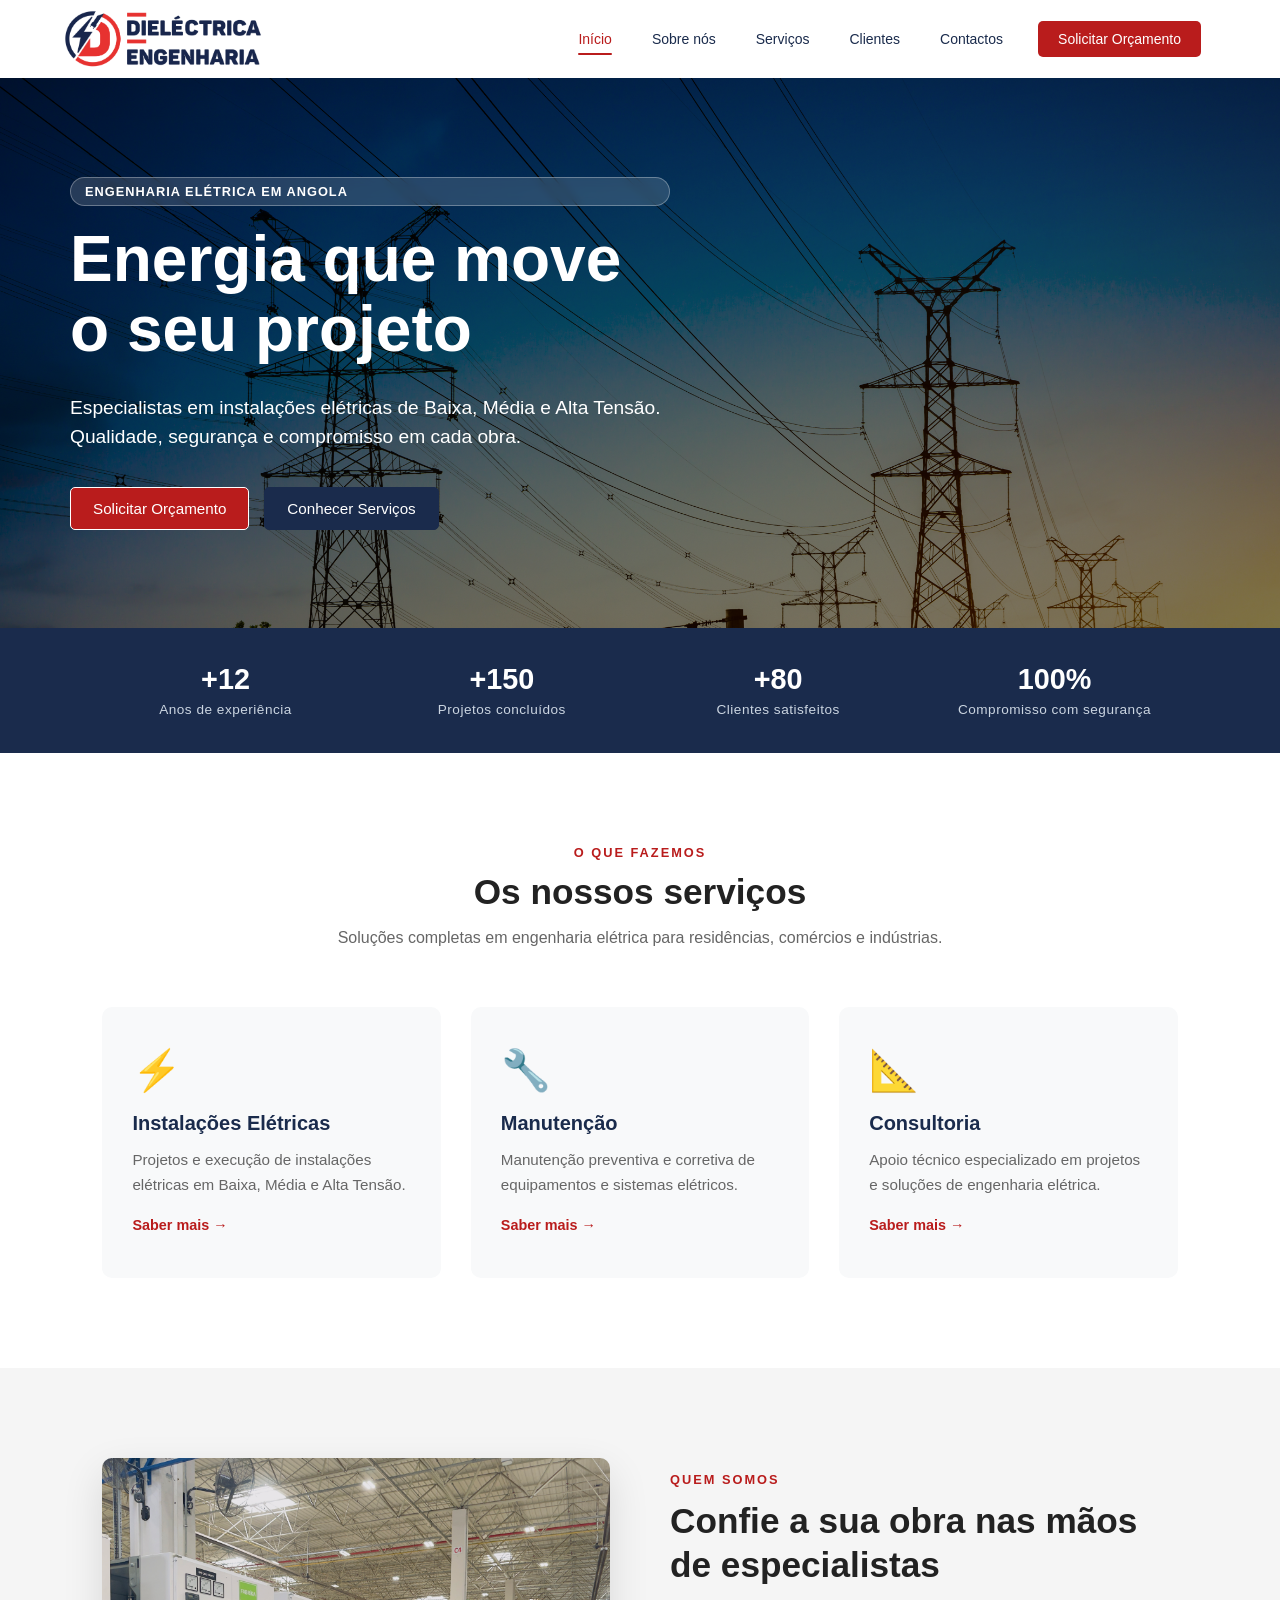
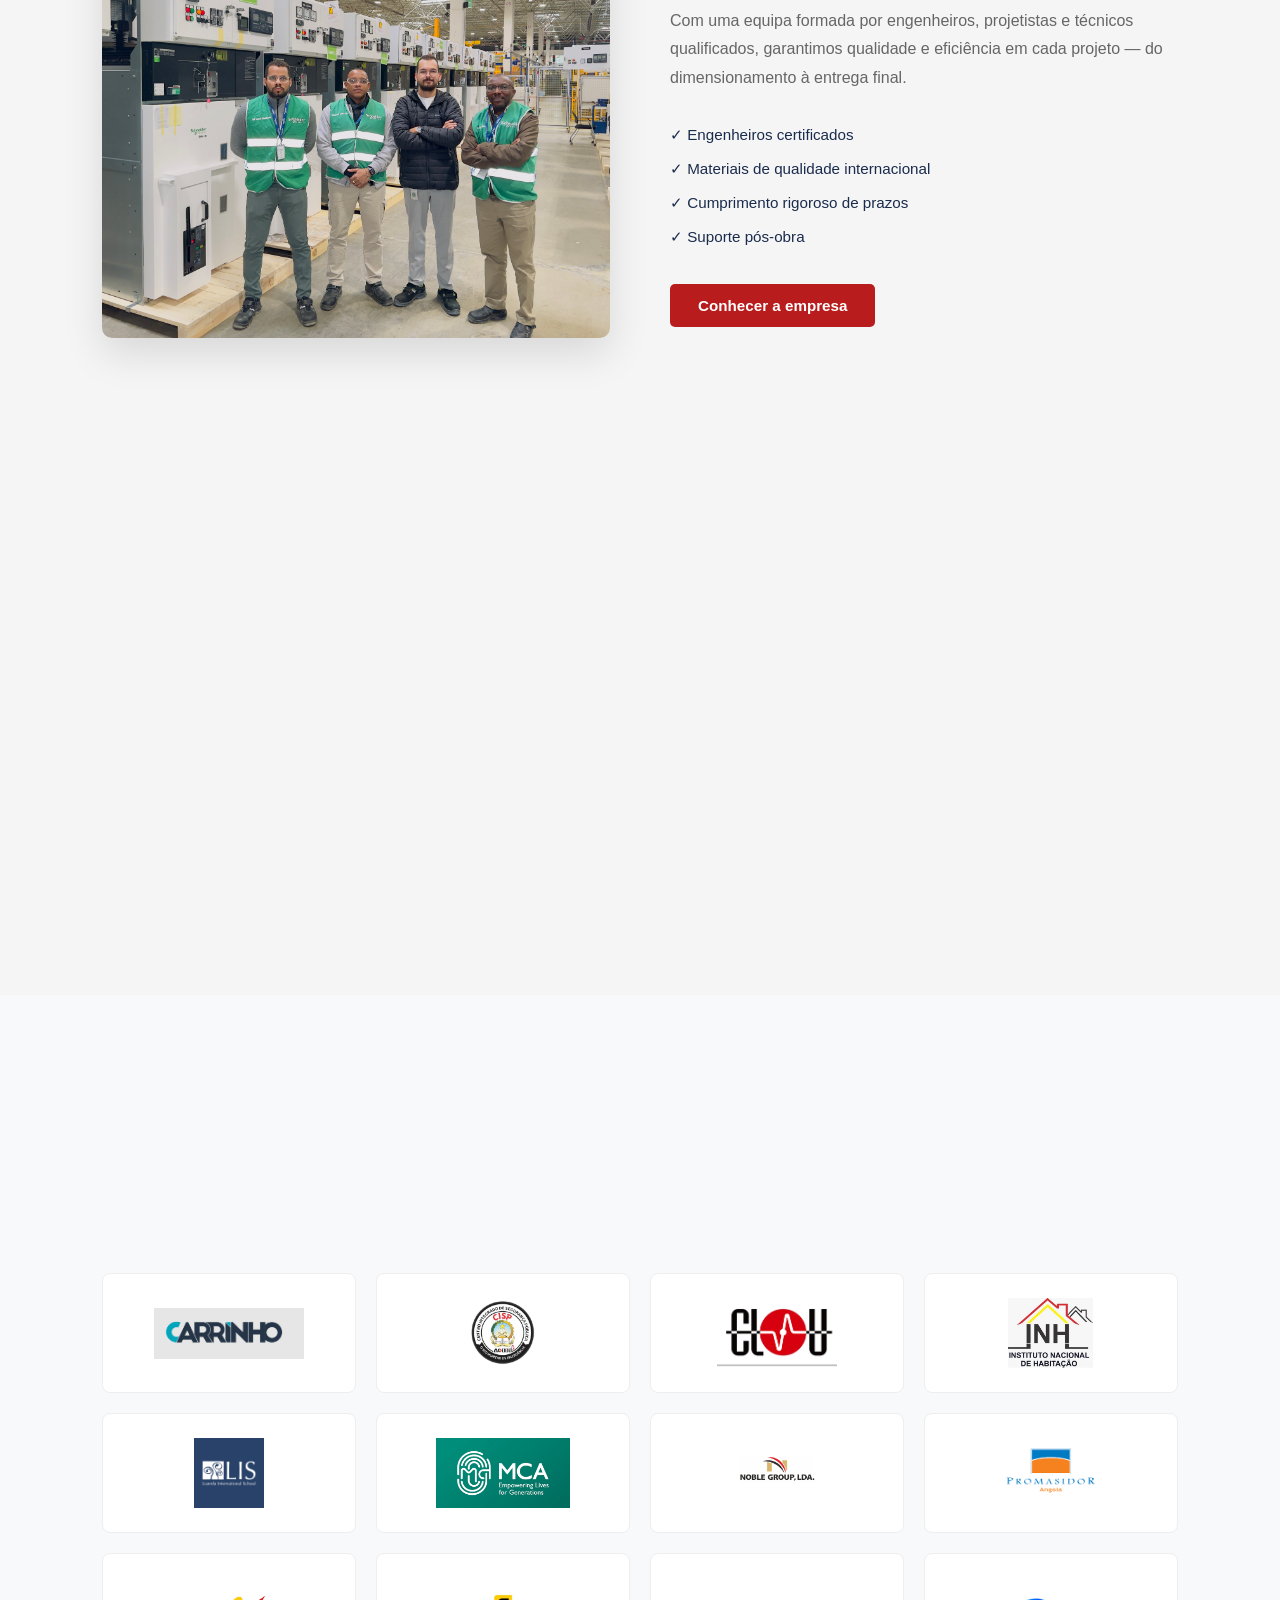
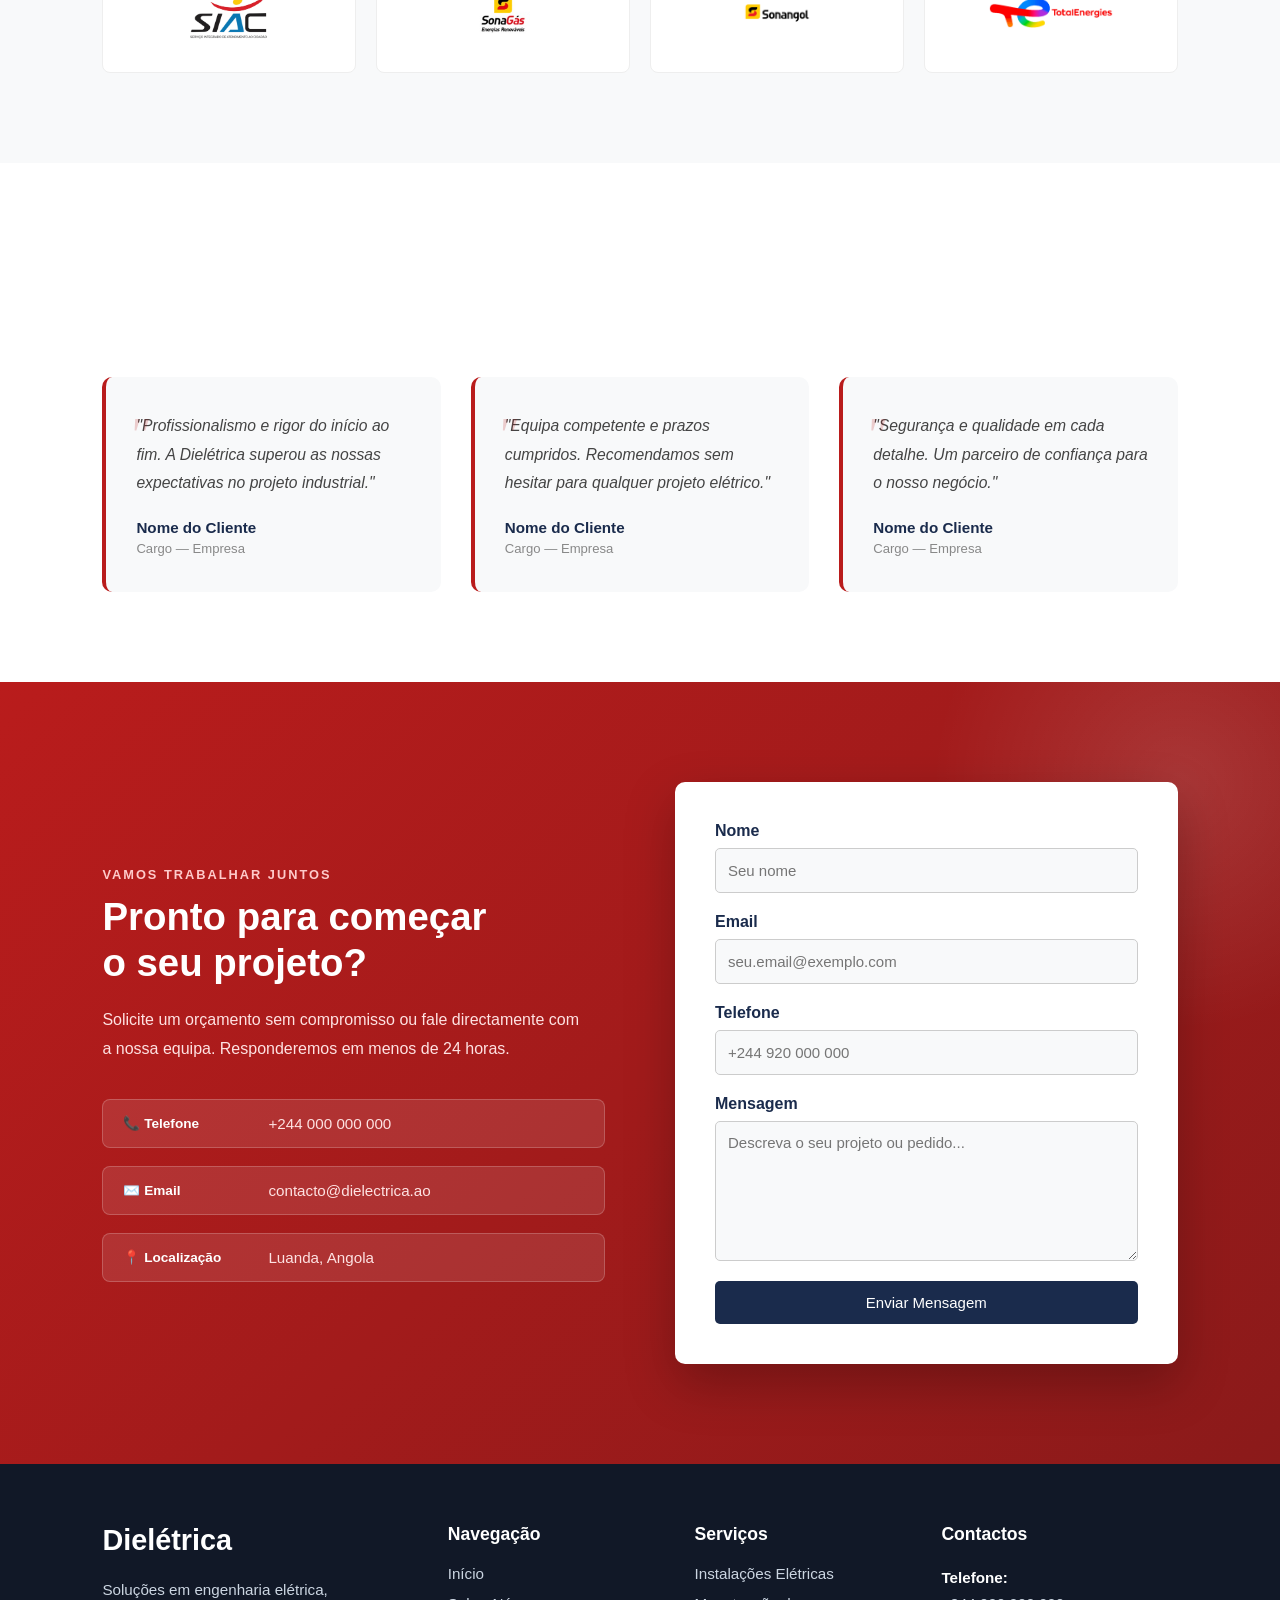
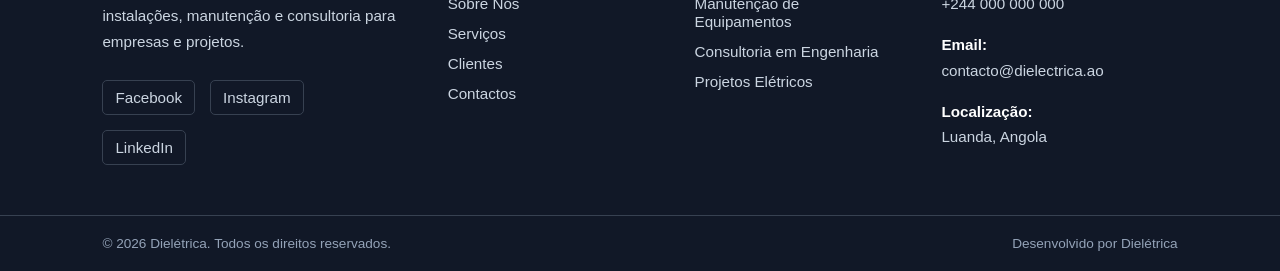
<file: index.html>
<!DOCTYPE html>
<html lang="pt-pt">
<head>
    <meta charset="UTF-8">
    <meta name="viewport" content="width=device-width, initial-scale=1.0">
    <title>Dielétrica Engenharia — Instalações Elétricas em Angola</title>
    <meta name="description" content="Especialistas em instalações elétricas de Baixa, Média e Alta Tensão em Angola. Engenharia, manutenção e consultoria.">
    <link rel="stylesheet" href="css/style.css">
    <link rel="icon" type="image/x-icon" href="assets/icon/favicon.ico">
</head>
<body>

<header>
    <section class="menu">
        <div class="menu-logo">
            <a href="index.html">
                <img src="assets/img/logo-extenso.png" alt="Dielétrica">
            </a>
        </div>

        <input type="checkbox" id="menu-toggle" class="menu-toggle">

        <label for="menu-toggle" class="menu-icon" aria-label="Abrir menu">
            <span></span>
            <span></span>
            <span></span>
        </label>

        <div class="menu-nav">
            <nav>
                <ul>
                    <li><a href="index.html" class="ativo">Início</a></li>
                    <li><a href="sobre.html">Sobre nós</a></li>
                    <li><a href="servicos.html">Serviços</a></li>
                    <li><a href="clientes.html">Clientes</a></li>
                    <li><a href="contactos.html">Contactos</a></li>
                    <li><a href="orcamento.html" class="btn-cta">Solicitar Orçamento</a></li>
                </ul>
            </nav>
        </div>
    </section>
</header>

<main>

    <!-- =========================================
         1. BANNER HERO
         ========================================= -->
    <section class="banner">
        <div class="banner-content">
            <span class="banner-tag">Engenharia Elétrica em Angola</span>

            <div class="banner-text">
                <h1>Energia que move<br>o seu projeto</h1>
                <h2>
                    Especialistas em instalações elétricas de Baixa, Média
                    e Alta Tensão. Qualidade, segurança e compromisso em
                    cada obra.
                </h2>
            </div>

            <div class="btn-cta-banner">
                <a href="orcamento.html" class="banner-cta">Solicitar Orçamento</a>
                <a href="servicos.html" class="banner-cta2">Conhecer Serviços</a>
            </div>
        </div>
    </section>


    <!-- =========================================
         2. BARRA DE CONFIANÇA
         ========================================= -->
    <section class="confianca">
        <div class="confianca-container">
            <div class="confianca-item">
                <strong>+12</strong>
                <span>Anos de experiência</span>
            </div>
            <div class="confianca-item">
                <strong>+150</strong>
                <span>Projetos concluídos</span>
            </div>
            <div class="confianca-item">
                <strong>+80</strong>
                <span>Clientes satisfeitos</span>
            </div>
            <div class="confianca-item">
                <strong>100%</strong>
                <span>Compromisso com segurança</span>
            </div>
        </div>
    </section>


    <!-- =========================================
         3. SERVIÇOS (resumo)
         ========================================= -->
    <section class="servicos-home">
        <div class="servicos-home-container">

            <div class="servicos-home-titulo reveal">
                <span class="section-tag">O que fazemos</span>
                <h2>Os nossos serviços</h2>
                <p>
                    Soluções completas em engenharia elétrica para
                    residências, comércios e indústrias.
                </p>
            </div>

            <div class="servicos-home-grid">

                <div class="servico-home-card reveal reveal-delay-1">
                    <div class="servico-home-icon">⚡</div>
                    <h3>Instalações Elétricas</h3>
                    <p>
                        Projetos e execução de instalações elétricas em
                        Baixa, Média e Alta Tensão.
                    </p>
                    <a href="servicos.html" class="servico-home-link">
                        Saber mais →
                    </a>
                </div>

                <div class="servico-home-card reveal reveal-delay-2">
                    <div class="servico-home-icon">🔧</div>
                    <h3>Manutenção</h3>
                    <p>
                        Manutenção preventiva e corretiva de equipamentos
                        e sistemas elétricos.
                    </p>
                    <a href="servicos.html" class="servico-home-link">
                        Saber mais →
                    </a>
                </div>

                <div class="servico-home-card reveal reveal-delay-3">
                    <div class="servico-home-icon">📐</div>
                    <h3>Consultoria</h3>
                    <p>
                        Apoio técnico especializado em projetos e soluções
                        de engenharia elétrica.
                    </p>
                    <a href="servicos.html" class="servico-home-link">
                        Saber mais →
                    </a>
                </div>

            </div>

        </div>
    </section>


    <!-- =========================================
         4. SOBRE RESUMIDO
         ========================================= -->
    <section class="sobre-home">
        <div class="sobre-home-container">

            <div class="sobre-home-img reveal">
                <img
                    src="assets/img/especialistas.jpg"
                    alt="Equipa Dielétrica em obra"
                >
            </div>

            <div class="sobre-home-txt reveal">
                <span class="section-tag">Quem somos</span>
                <h2>Confie a sua obra nas mãos de especialistas</h2>
                <p>
                    Com uma equipa formada por engenheiros, projetistas e
                    técnicos qualificados, garantimos qualidade e eficiência
                    em cada projeto — do dimensionamento à entrega final.
                </p>

                <ul class="sobre-home-lista">
                    <li>✓ Engenheiros certificados</li>
                    <li>✓ Materiais de qualidade internacional</li>
                    <li>✓ Cumprimento rigoroso de prazos</li>
                    <li>✓ Suporte pós-obra</li>
                </ul>

                <a href="sobre.html" class="sobre-home-btn">
                    Conhecer a empresa
                </a>
            </div>

        </div>
    </section>


    <!-- =========================================
         5. PORQUÊ ESCOLHER
         ========================================= -->
    <section class="porque-escolher">
        <div class="porque-escolher-titulo reveal">
            <span class="section-tag">Por que nos escolher</span>
            <h2>POR QUE ESCOLHER A DIELÉTRICA?</h2>
        </div>

        <div class="porque-escolher-card">

            <div class="card reveal reveal-delay-1">
                <div class="card-img">
                    <img src="assets/img/qualificados.jpg" alt="Profissionais qualificados">
                </div>
                <div class="card-conteudo">
                    <h3>Profissionais Qualificados</h3>
                    <p>Equipa formada por profissionais qualificados e preparados para cada projeto.</p>
                </div>
            </div>

            <div class="card reveal reveal-delay-2">
                <div class="card-img">
                    <img src="assets/img/servicoexcelente.jpg" alt="Qualidade e excelência">
                </div>
                <div class="card-conteudo">
                    <h3>Qualidade e Excelência</h3>
                    <p>Compromisso com elevados padrões de qualidade em cada serviço realizado.</p>
                </div>
            </div>

            <div class="card reveal reveal-delay-3">
                <div class="card-img">
                    <img src="assets/img/compromisso.jpg" alt="Compromisso com o cliente">
                </div>
                <div class="card-conteudo">
                    <h3>Compromisso com o Cliente</h3>
                    <p>Trabalhamos para compreender as necessidades e expectativas de cada cliente.</p>
                </div>
            </div>

            <div class="card reveal reveal-delay-4">
                <div class="card-img">
                    <img src="assets/img/seguranca.jpg" alt="Segurança e confiabilidade">
                </div>
                <div class="card-conteudo">
                    <h3>Segurança e Confiabilidade</h3>
                    <p>A segurança está presente em todas as etapas dos nossos projetos e serviços.</p>
                </div>
            </div>

        </div>
    </section>


    <!-- =========================================
         6. CLIENTES
         ========================================= -->
    <section class="clientes" id="clientes">
        <div class="clientes-container">

            <div class="clientes-titulo reveal">
                <span class="section-tag">Confiança comprovada</span>
                <h2>Nossos Clientes</h2>
                <p>
                    Empresas e organizações que confiam na qualidade,
                    competência e profissionalismo da Dielétrica.
                </p>
            </div>

            <div class="grid-clientes">
                <div class="cliente"><img src="assets/img/clientes/cliente1.png" alt="Cliente 1"></div>
                <div class="cliente"><img src="assets/img/clientes/cliente2.png" alt="Cliente 2"></div>
                <div class="cliente"><img src="assets/img/clientes/cliente3.png" alt="Cliente 3"></div>
                <div class="cliente"><img src="assets/img/clientes/cliente4.png" alt="Cliente 4"></div>
                <div class="cliente"><img src="assets/img/clientes/cliente5.png" alt="Cliente 5"></div>
                <div class="cliente"><img src="assets/img/clientes/cliente6.png" alt="Cliente 6"></div>
                <div class="cliente"><img src="assets/img/clientes/cliente7.png" alt="Cliente 7"></div>
                <div class="cliente"><img src="assets/img/clientes/cliente8.png" alt="Cliente 8"></div>
                <div class="cliente"><img src="assets/img/clientes/cliente9.png" alt="Cliente 9"></div>
                <div class="cliente"><img src="assets/img/clientes/cliente10.png" alt="Cliente 10"></div>
                <div class="cliente"><img src="assets/img/clientes/cliente11.png" alt="Cliente 11"></div>
                <div class="cliente"><img src="assets/img/clientes/cliente12.png" alt="Cliente 12"></div>
            </div>

        </div>
    </section>


    <!-- =========================================
         7. TESTEMUNHOS
         ========================================= -->
    <section class="testemunhos">
        <div class="testemunhos-container">

            <div class="testemunhos-titulo reveal">
                <span class="section-tag">O que dizem de nós</span>
                <h2>Testemunhos</h2>
            </div>

            <div class="testemunhos-grid">

                <div class="testemunho reveal reveal-delay-1">
                    <p class="testemunho-texto">
                        "Profissionalismo e rigor do início ao fim. A
                        Dielétrica superou as nossas expectativas no projeto
                        industrial."
                    </p>
                    <div class="testemunho-autor">
                        <strong>Nome do Cliente</strong>
                        <span>Cargo — Empresa</span>
                    </div>
                </div>

                <div class="testemunho reveal reveal-delay-2">
                    <p class="testemunho-texto">
                        "Equipa competente e prazos cumpridos. Recomendamos
                        sem hesitar para qualquer projeto elétrico."
                    </p>
                    <div class="testemunho-autor">
                        <strong>Nome do Cliente</strong>
                        <span>Cargo — Empresa</span>
                    </div>
                </div>

                <div class="testemunho reveal reveal-delay-3">
                    <p class="testemunho-texto">
                        "Segurança e qualidade em cada detalhe. Um parceiro
                        de confiança para o nosso negócio."
                    </p>
                    <div class="testemunho-autor">
                        <strong>Nome do Cliente</strong>
                        <span>Cargo — Empresa</span>
                    </div>
                </div>

            </div>

        </div>
    </section>


       <!-- =========================================
         8. CONTACTO + CTA (secção única)
         ========================================= -->
    <section class="contacto-cta" id="contactos">

        <div class="contacto-cta-container">

            <!-- Lado esquerdo: CTA -->
            <div class="contacto-cta-info reveal">

                <span class="section-tag claro">Vamos trabalhar juntos</span>

                <h2>Pronto para começar<br>o seu projeto?</h2>

                <p>
                    Solicite um orçamento sem compromisso ou fale
                    directamente com a nossa equipa. Responderemos
                    em menos de 24 horas.
                </p>

                <ul class="contacto-cta-lista">
                    <li>
                        <strong>📞 Telefone</strong>
                        <span>+244 000 000 000</span>
                    </li>
                    <li>
                        <strong>✉️ Email</strong>
                        <span>contacto@dielectrica.ao</span>
                    </li>
                    <li>
                        <strong>📍 Localização</strong>
                        <span>Luanda, Angola</span>
                    </li>
                </ul>

            </div>


            <!-- Lado direito: Formulário -->
            <div class="contacto-cta-form reveal reveal-delay-2">

                <form action="#" method="post">

                    <div class="form-grupo">
                        <label for="nome">Nome</label>
                        <input
                            type="text"
                            id="nome"
                            name="nome"
                            placeholder="Seu nome"
                            required
                        >
                    </div>

                    <div class="form-grupo">
                        <label for="email">Email</label>
                        <input
                            type="email"
                            id="email"
                            name="email"
                            placeholder="seu.email@exemplo.com"
                            required
                        >
                    </div>

                    <div class="form-grupo">
                        <label for="telefone">Telefone</label>
                        <input
                            type="tel"
                            id="telefone"
                            name="telefone"
                            placeholder="+244 920 000 000"
                        >
                    </div>

                    <div class="form-grupo">
                        <label for="mensagem">Mensagem</label>
                        <textarea
                            id="mensagem"
                            name="mensagem"
                            rows="5"
                            placeholder="Descreva o seu projeto ou pedido..."
                            required
                        ></textarea>
                    </div>

                    <button type="submit" class="form-btn">
                        Enviar Mensagem
                    </button>

                </form>

            </div>

        </div>

    </section>


   

</main>


<!-- Rodapé -->
<footer class="rodape">
    <div class="rodape-container">

        <div class="rodape-coluna rodape-sobre">
            <h2>Dielétrica</h2>
            <p>
                Soluções em engenharia elétrica, instalações,
                manutenção e consultoria para empresas e projetos.
            </p>
            <div class="rodape-social">
                <a href="#" aria-label="Facebook">Facebook</a>
                <a href="#" aria-label="Instagram">Instagram</a>
                <a href="#" aria-label="LinkedIn">LinkedIn</a>
            </div>
        </div>

        <div class="rodape-coluna">
            <h3>Navegação</h3>
            <ul>
                <li><a href="index.html">Início</a></li>
                <li><a href="sobre.html">Sobre Nós</a></li>
                <li><a href="servicos.html">Serviços</a></li>
                <li><a href="clientes.html">Clientes</a></li>
                <li><a href="contactos.html">Contactos</a></li>
            </ul>
        </div>

        <div class="rodape-coluna">
            <h3>Serviços</h3>
            <ul>
                <li><a href="servicos.html">Instalações Elétricas</a></li>
                <li><a href="servicos.html">Manutenção de Equipamentos</a></li>
                <li><a href="servicos.html">Consultoria em Engenharia</a></li>
                <li><a href="servicos.html">Projetos Elétricos</a></li>
            </ul>
        </div>

        <div class="rodape-coluna rodape-contactos">
            <h3>Contactos</h3>
            <p><strong>Telefone:</strong><br>+244 000 000 000</p>
            <p><strong>Email:</strong><br>contacto@dielectrica.ao</p>
            <p><strong>Localização:</strong><br>Luanda, Angola</p>
        </div>

    </div>

    <div class="rodape-bottom">
        <p>© 2026 Dielétrica. Todos os direitos reservados.</p>
        <p>Desenvolvido por Dielétrica</p>
    </div>
</footer>


<button class="btn-topo" aria-label="Voltar ao topo">↑</button>


<script>
/* Reveal */
const observer = new IntersectionObserver((entries) => {
    entries.forEach(entry => {
        if (entry.isIntersecting) {
            entry.target.classList.add('ativo');
            observer.unobserve(entry.target);
        }
    });
}, { threshold: 0.15 });
document.querySelectorAll('.reveal').forEach(el => observer.observe(el));

/* Botão topo */
const btnTopo = document.querySelector('.btn-topo');
window.addEventListener('scroll', () => {
    btnTopo.classList.toggle('visivel', window.scrollY > 300);
});
btnTopo.addEventListener('click', () => {
    window.scrollTo({ top: 0, behavior: 'smooth' });
});

/* Header sticky */
const header = document.querySelector('header');
window.addEventListener('scroll', () => {
    header.classList.toggle('scrolled', window.scrollY > 50);
});
</script>

</body>
</html>
</file>
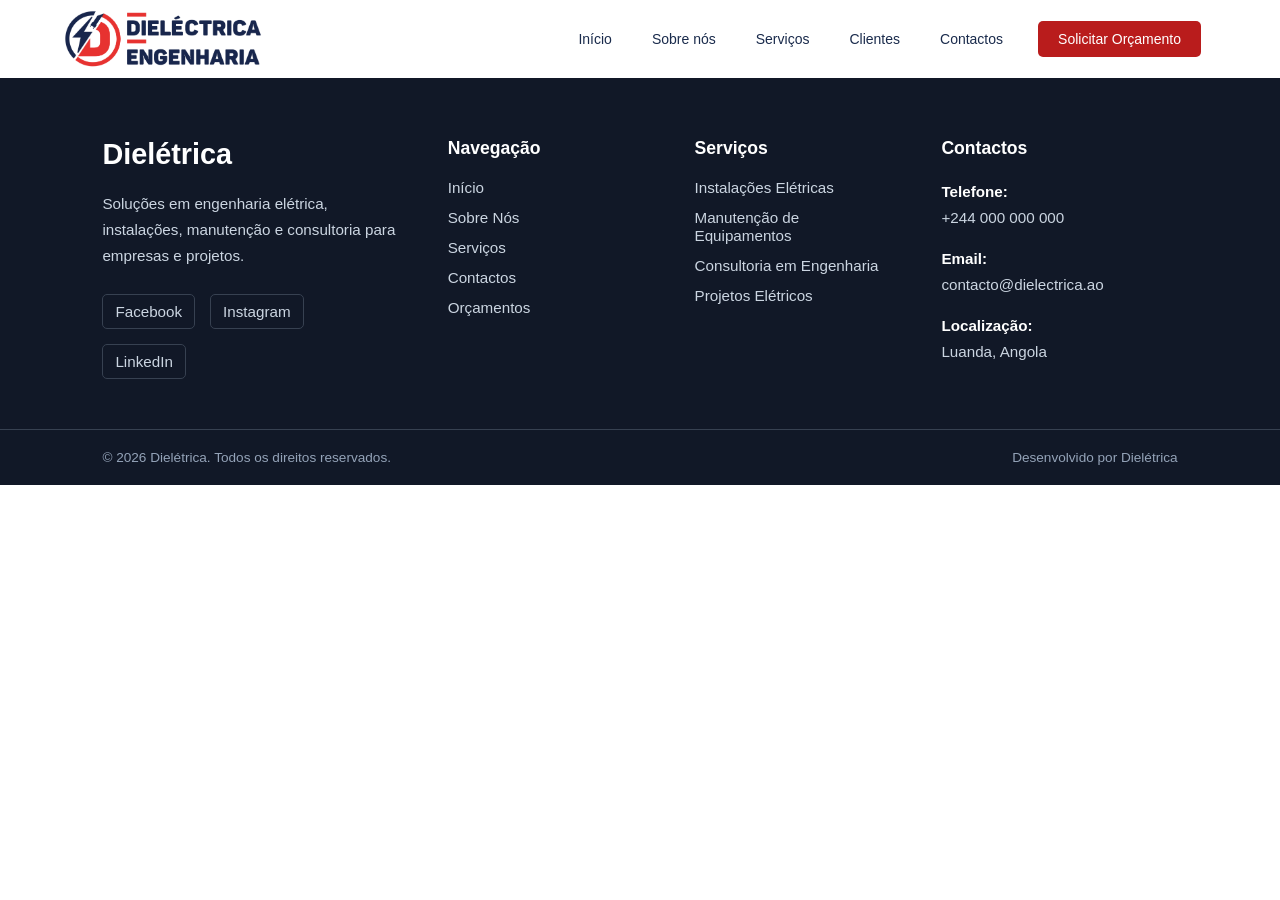
<file: clientes.html>
<!DOCTYPE html>
<html lang="pt-pt">
<head>
    <meta charset="UTF-8">
    <meta name="viewport" content="width=device-width, initial-scale=1.0">
    <title>Dieletrica - serviços</title>
    <link rel="stylesheet" href="css/style.css">
    <link rel="icon" type="image/x-icon" href="assets/icon/favicon.ico"> 
</head>
<body>
   <header>

    <section class="menu">

        <!-- Logo -->
        <div class="menu-logo">
            <a href="index.html">
                <img
                    src="assets/img/logo-extenso.png"
                    alt="Dielétrica"
                >
            </a>
        </div>


        <!-- Checkbox usado para abrir/fechar o menu mobile -->
        <input
            type="checkbox"
            id="menu-toggle"
            class="menu-toggle"
        >


        <!-- Botão hambúrguer -->
        <label
            for="menu-toggle"
            class="menu-icon"
            aria-label="Abrir menu"
        >
            <span></span>
            <span></span>
            <span></span>
        </label>


        <!-- Menu de navegação -->
        <div class="menu-nav">

            <nav>

                <ul>

                    <li>
                        <a href="index.html">
                            Início
                        </a>
                    </li>

                    <li>
                        <a href="sobre.html">
                            Sobre nós
                        </a>
                    </li>

                    <li>
                        <a href="servicos.html">
                            Serviços
                        </a>
                    </li>

                    <li>
                        <a href="#">
                            Clientes
                        </a>
                    </li>

                    <li>
                        <a href="#">
                            Contactos
                        </a>
                    </li>

                    <li>
                        <a href="#" class="btn-cta">
                            Solicitar Orçamento
                        </a>
                    </li>

                </ul>

            </nav>

        </div>

    </section>


<main>

</main>

<!-- Rodapé -->
<footer class="rodape">

    <div class="rodape-container">

        <!-- IDENTIDADE -->
        <div class="rodape-coluna rodape-sobre">

            <h2>Dielétrica</h2>

            <p>
                Soluções em engenharia elétrica, instalações,
                manutenção e consultoria para empresas e projetos.
            </p>

            <div class="rodape-social">

                <a href="#" aria-label="Facebook">
                    Facebook
                </a>

                <a href="#" aria-label="Instagram">
                    Instagram
                </a>

                <a href="#" aria-label="LinkedIn">
                    LinkedIn
                </a>

            </div>

        </div>


        <!-- NAVEGAÇÃO -->
        <div class="rodape-coluna">

            <h3>Navegação</h3>

            <ul>
                <li>
                    <a href="#inicio">Início</a>
                </li>

                <li>
                    <a href="#sobre">Sobre Nós</a>
                </li>

                <li>
                    <a href="#servicos">Serviços</a>
                </li>

                <li>
                    <a href="#clientes">Contactos</a>
                </li>

                <li>
                    <a href="#contactos">Orçamentos</a>
                </li>
            </ul>

        </div>


        <!-- SERVIÇOS -->
        <div class="rodape-coluna">

            <h3>Serviços</h3>

            <ul>
                <li>
                    <a href="#">Instalações Elétricas</a>
                </li>

                <li>
                    <a href="#">Manutenção de Equipamentos</a>
                </li>

                <li>
                    <a href="#">Consultoria em Engenharia</a>
                </li>

                <li>
                    <a href="#">Projetos Elétricos</a>
                </li>
            </ul>

        </div>


        <!-- CONTACTOS -->
        <div class="rodape-coluna rodape-contactos">

            <h3>Contactos</h3>

            <p>
                <strong>Telefone:</strong><br>
                +244 000 000 000
            </p>

            <p>
                <strong>Email:</strong><br>
                contacto@dielectrica.ao
            </p>

            <p>
                <strong>Localização:</strong><br>
                Luanda, Angola
            </p>

        </div>

    </div>


    <!-- COPYRIGHT -->

    <div class="rodape-bottom">

        <p>
            © 2026 Dielétrica. Todos os direitos reservados.
        </p>

        <p>
            Desenvolvido por Dielétrica
        </p>

    </div>

</footer>


</body>
</html>
</header>
</file>
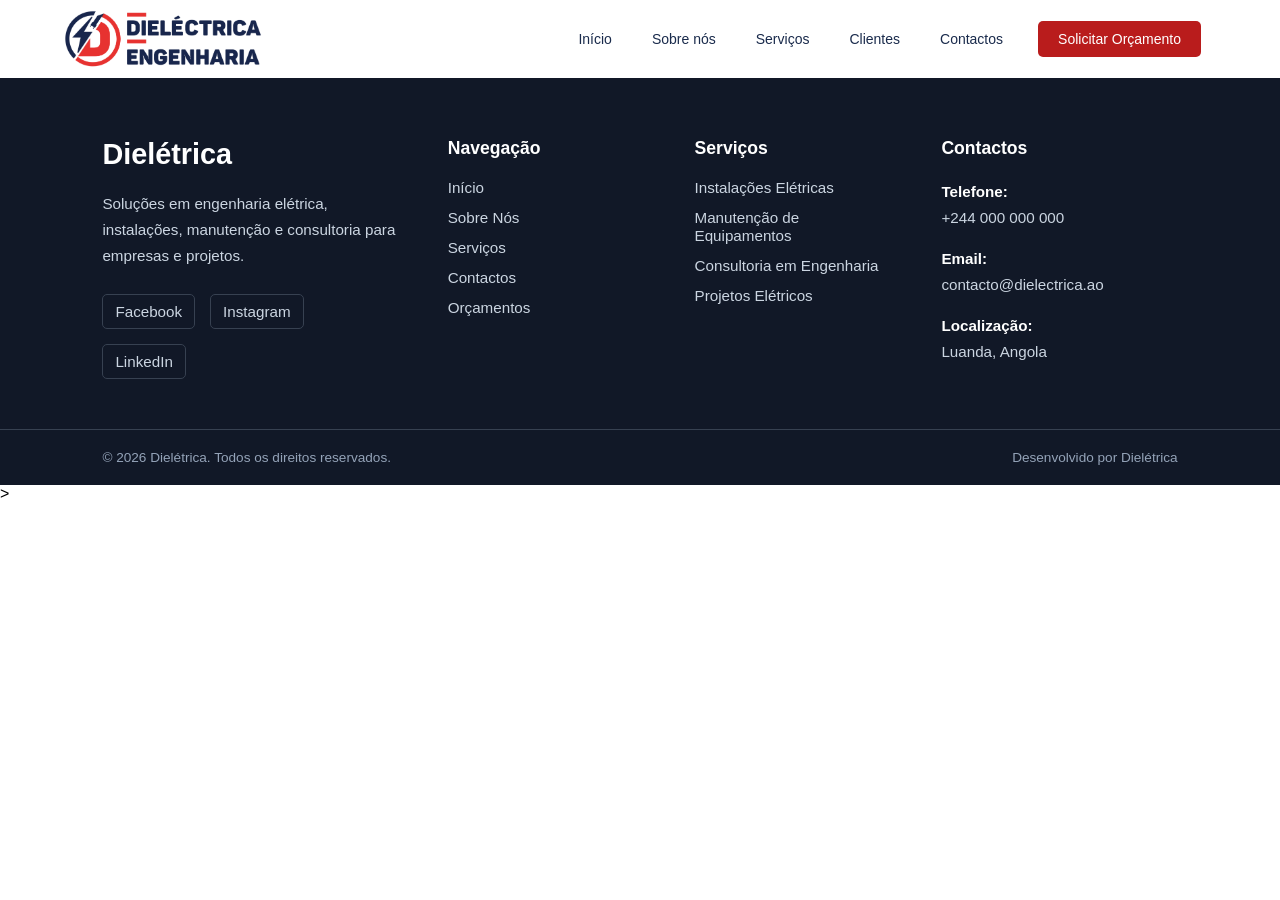
<file: servicos.html>
<!DOCTYPE html>
<html lang="pt-pt">
<head>
    <meta charset="UTF-8">
    <meta name="viewport" content="width=device-width, initial-scale=1.0">
    <title>Dieletrica - serviços</title>
    <link rel="stylesheet" href="css/style.css">
    <link rel="icon" type="image/x-icon" href="assets/icon/favicon.ico"> 
</head>
<body>
   <header>

    <section class="menu">

        <!-- Logo -->
        <div class="menu-logo">
            <a href="index.html">
                <img
                    src="assets/img/logo-extenso.png"
                    alt="Dielétrica"
                >
            </a>
        </div>


        <!-- Checkbox usado para abrir/fechar o menu mobile -->
        <input
            type="checkbox"
            id="menu-toggle"
            class="menu-toggle"
        >


        <!-- Botão hambúrguer -->
        <label
            for="menu-toggle"
            class="menu-icon"
            aria-label="Abrir menu"
        >
            <span></span>
            <span></span>
            <span></span>
        </label>


        <!-- Menu de navegação -->
        <div class="menu-nav">

            <nav>

                <ul>

                    <li>
                        <a href="index.html">
                            Início
                        </a>
                    </li>

                    <li>
                        <a href="#">
                            Sobre nós
                        </a>
                    </li>

                    <li>
                        <a href="servicos.html">
                            Serviços
                        </a>
                    </li>

                    <li>
                        <a href="#">
                            Clientes
                        </a>
                    </li>

                    <li>
                        <a href="#">
                            Contactos
                        </a>
                    </li>

                    <li>
                        <a href="#" class="btn-cta">
                            Solicitar Orçamento
                        </a>
                    </li>

                </ul>

            </nav>

        </div>

    </section>


<main>

</main>

<!-- Rodapé -->
<footer class="rodape">

    <div class="rodape-container">

        <!-- IDENTIDADE -->
        <div class="rodape-coluna rodape-sobre">

            <h2>Dielétrica</h2>

            <p>
                Soluções em engenharia elétrica, instalações,
                manutenção e consultoria para empresas e projetos.
            </p>

            <div class="rodape-social">

                <a href="#" aria-label="Facebook">
                    Facebook
                </a>

                <a href="#" aria-label="Instagram">
                    Instagram
                </a>

                <a href="#" aria-label="LinkedIn">
                    LinkedIn
                </a>

            </div>

        </div>


        <!-- NAVEGAÇÃO -->
        <div class="rodape-coluna">

            <h3>Navegação</h3>

            <ul>
                <li>
                    <a href="#inicio">Início</a>
                </li>

                <li>
                    <a href="#sobre">Sobre Nós</a>
                </li>

                <li>
                    <a href="#servicos">Serviços</a>
                </li>

                <li>
                    <a href="#clientes">Contactos</a>
                </li>

                <li>
                    <a href="#contactos">Orçamentos</a>
                </li>
            </ul>

        </div>


        <!-- SERVIÇOS -->
        <div class="rodape-coluna">

            <h3>Serviços</h3>

            <ul>
                <li>
                    <a href="#">Instalações Elétricas</a>
                </li>

                <li>
                    <a href="#">Manutenção de Equipamentos</a>
                </li>

                <li>
                    <a href="#">Consultoria em Engenharia</a>
                </li>

                <li>
                    <a href="#">Projetos Elétricos</a>
                </li>
            </ul>

        </div>


        <!-- CONTACTOS -->
        <div class="rodape-coluna rodape-contactos">

            <h3>Contactos</h3>

            <p>
                <strong>Telefone:</strong><br>
                +244 000 000 000
            </p>

            <p>
                <strong>Email:</strong><br>
                contacto@dielectrica.ao
            </p>

            <p>
                <strong>Localização:</strong><br>
                Luanda, Angola
            </p>

        </div>

    </div>


    <!-- COPYRIGHT -->

    <div class="rodape-bottom">

        <p>
            © 2026 Dielétrica. Todos os direitos reservados.
        </p>

        <p>
            Desenvolvido por Dielétrica
        </p>

    </div>

</footer>


</body>
</html>
</header>>
</file>
<file: css/style.css>
* {
    padding: 0;
    margin: 0;
    box-sizing: border-box;

    text-decoration: none;

    font-family: Arial, Helvetica, sans-serif;
}


/* =========================================
   HEADER
   ========================================= */

header {
    width: 100%;

    background-color: #fff;

    position: relative;

    z-index: 1000;
}


/* =========================================
   MENU
   ========================================= */

.menu {

    width: 100%;

    min-height: 70px;

    padding: 10px 5%;

    background-color: #fff;

    display: flex;

    align-items: center;

    justify-content: space-between;

    position: relative;
}


/* =========================================
   LOGO
   ========================================= */

.menu-logo {

    width: 200px;

    flex-shrink: 0;
}


.menu-logo a {

    display: block;
}


.menu-logo a img {

    width: 100%;

    height: auto;

    display: block;
}


/* =========================================
   NAVEGAÇÃO
   ========================================= */

.menu-nav nav ul {

    display: flex;

    align-items: center;

    list-style: none;

    gap: 10px;

    padding: 10px;

}


.menu-nav nav ul li {

    display: flex;

    align-items: center;

}


.menu-nav nav ul a {

    color: #1A2B4C;

    font-weight: 500;

    font-size: 14px;

    padding: 10px;

    margin: 0 5px;

    transition: color 0.3s ease;

}


.menu-nav nav ul a:hover {

    color: #B91C1C;

}


/* =========================================
   BOTÃO CTA
   ========================================= */

.menu-nav nav ul a.btn-cta {

    color: #fff;

    background-color: #B91C1C;

    padding: 10px 20px;

    border-radius: 5px;

    margin-left: 10px;

    transition:
        background-color 0.3s ease,
        transform 0.3s ease;

}


.menu-nav nav ul a.btn-cta:hover {

    color: #fff;

    background-color: #8B1A1A;

    transform: translateY(-2px);

}


/* =========================================
   BOTÃO HAMBÚRGUER
   ========================================= */

/* Esconde o checkbox */

.menu-toggle {

    display: none;

}


/* Ícone */

.menu-icon {

    display: none;

    width: 35px;

    height: 30px;

    cursor: pointer;

    flex-direction: column;

    justify-content: space-between;

}


.menu-icon span {

    display: block;

    width: 100%;

    height: 3px;

    background-color: #1A2B4C;

    border-radius: 3px;

    transition:
        transform 0.3s ease,
        opacity 0.3s ease;

}


/* =========================================
   TABLET
   ========================================= */

@media (max-width: 900px) {

    .menu {

        padding: 10px 4%;

    }

    .menu-logo {

        width: 180px;

    }

    .menu-nav nav ul a {

        font-size: 13px;

        padding: 8px;

        margin: 0 2px;

    }

    .menu-nav nav ul a.btn-cta {

        padding: 9px 14px;

        margin-left: 5px;

    }

}


/* =========================================
   MOBILE
   ========================================= */

@media (max-width: 700px) {

    .menu {

        min-height: 65px;

        padding: 10px 20px;

    }


    /* Logo */

    .menu-logo {

        width: 160px;

    }


    /* Mostra o botão */

    .menu-icon {

        display: flex;

    }


    /* Menu */

    .menu-nav {

        position: absolute;

        top: 100%;

        left: 0;

        width: 100%;

        background-color: #fff;

        border-top: 1px solid #eee;

        box-shadow:
            0 5px 15px rgba(0, 0, 0, 0.08);

        /* Escondido inicialmente */

        max-height: 0;

        overflow: hidden;

        opacity: 0;

        transition:
            max-height 0.4s ease,
            opacity 0.3s ease;

    }


    /* Lista */

    .menu-nav nav ul {

        width: 100%;

        padding: 15px 20px 20px;

        display: flex;

        flex-direction: column;

        align-items: stretch;

        gap: 5px;

    }


    .menu-nav nav ul li {

        width: 100%;

    }


    .menu-nav nav ul a {

        display: block;

        width: 100%;

        padding: 12px 10px;

        margin: 0;

        font-size: 15px;

        text-align: left;

    }


    /* CTA */

    .menu-nav nav ul a.btn-cta {

        margin: 5px 0 0;

        text-align: center;

        padding: 12px 20px;

    }


    /* =====================================
       ABRIR MENU
       ===================================== */

    .menu-toggle:checked ~ .menu-nav {

        max-height: 500px;

        opacity: 1;

    }


    /* =====================================
       ANIMAÇÃO DO HAMBÚRGUER
       ===================================== */

    .menu-toggle:checked ~ .menu-icon span:nth-child(1) {

        transform: translateY(13.5px) rotate(45deg);

    }


    .menu-toggle:checked ~ .menu-icon span:nth-child(2) {

        opacity: 0;

    }


    .menu-toggle:checked ~ .menu-icon span:nth-child(3) {

        transform: translateY(-13.5px) rotate(-45deg);

    }

}

/* Estilos para o botão de chamada para ação */
.menu .menu-nav nav ul li a.btn-cta {
    color: #fff;
    transition: 0.3s;
}
.btn-cta {
    background-color: #B91C1C; /* Cor de fundo */
    color: #fffd; /* Cor do texto */
    padding: 10px 20px; /* Espaçamento interno */
    border-radius: 5px; /* Bordas arredondadas */
    transition: background-color 0.3s ease; /* Transição suave para a cor de fundo */
}
.btn-cta:hover {
    background-color: #8B1A1A; /* Cor de fundo ao passar o mouse */
}

/* Estilos para o banner */
/* =========================================
   BANNER
   ========================================= */

.banner {
    position: relative;

    width: 100%;

    height: 550px;

    background-image: url('../assets/img/banner.jpg');

    background-size: cover;

    background-position: center;

    background-attachment: fixed;

    display: flex;

    align-items: center;

    color: #fff;

    overflow: hidden;
}


/* =========================================
   OVERLAY
   ========================================= */

.banner::before {
    content: "";

    position: absolute;

    inset: 0;

    background-color: rgba(0, 0, 0, 0.5);
}


/* =========================================
   CONTEÚDO
   ========================================= */

.banner-content {
    position: relative;

    z-index: 1;

    width: 50%;

    max-width: 700px;

    min-height: 100%;

    padding: 20px;

    margin-left: 50px;

    display: flex;

    flex-direction: column;

    justify-content: center;
}


/* =========================================
   TEXTO
   ========================================= */

.banner-text h1 {
    font-size: 4rem;

    line-height: 1.1;

    margin-bottom: 15px;
}


.banner-text h2 {
    font-size: 1.2rem;

    line-height: 1.5;

    font-weight: 400;

    padding: 15px 0;

    max-width: 650px;
}


/* =========================================
   BOTÕES
   ========================================= */

.btn-cta-banner {
    display: flex;

    align-items: center;

    gap: 15px;

    margin-top: 20px;

    flex-wrap: wrap;
}


.banner-cta,
.banner-cta2 {
    display: inline-block;

    padding: 12px 22px;

    border-radius: 5px;

    font-size: 0.95rem;

    text-decoration: none;

    transition:
        background-color 0.3s ease,
        transform 0.3s ease;
}


/* =========================================
   BOTÃO PRINCIPAL
   ========================================= */

.banner-cta {
    color: #fff;

    background-color: #B91C1C;

    border: 1px solid #fff;
}


.banner-cta:hover {
    background-color: #8B1A1A;

    transform: translateY(-2px);
}


/* =========================================
   BOTÃO SECUNDÁRIO
   ========================================= */

.banner-cta2 {
    color: #fff;

    background-color: #1A2B4C;

    border: 1px solid #1A2B4C;
}


.banner-cta2:hover {
    background-color: #101c32;

    transform: translateY(-2px);
}


/* =========================================
   TAG DO BANNER
   ========================================= */

.banner-tag {
    display: inline-block;
    background-color: rgba(255, 255, 255, 0.15);
    border: 1px solid rgba(255, 255, 255, 0.3);
    color: #fff;
    padding: 6px 14px;
    border-radius: 30px;
    font-size: 0.8rem;
    font-weight: 600;
    letter-spacing: 1px;
    text-transform: uppercase;
    margin-bottom: 18px;
    backdrop-filter: blur(4px);
}


/* =========================================
   BARRA DE CONFIANÇA
   ========================================= */

.confianca {
    background-color: #1A2B4C;
    color: #fff;
    padding: 35px 8%;
}

.confianca-container {
    max-width: 1200px;
    margin: 0 auto;
    display: grid;
    grid-template-columns: repeat(4, 1fr);
    gap: 30px;
    text-align: center;
}

.confianca-item strong {
    display: block;
    font-size: 1.8rem;
    color: #fff;
    margin-bottom: 4px;
}

.confianca-item span {
    font-size: 0.85rem;
    color: #cbd5e1;
    letter-spacing: 0.5px;
}


/* =========================================
   SERVIÇOS (HOME)
   ========================================= */

.servicos-home {
    padding: 90px 8%;
    background-color: #fff;
}

.servicos-home-container {
    max-width: 1200px;
    margin: 0 auto;
}

.servicos-home-titulo {
    text-align: center;
    max-width: 650px;
    margin: 0 auto 55px;
}

.servicos-home-titulo h2 {
    font-size: 2.2rem;
    color: #222;
    margin-bottom: 12px;
}

.servicos-home-titulo p {
    color: #666;
    line-height: 1.7;
}

.servicos-home-grid {
    display: grid;
    grid-template-columns: repeat(3, 1fr);
    gap: 30px;
}

.servico-home-card {
    background-color: #f8f9fa;
    padding: 40px 30px;
    border-radius: 10px;
    border-bottom: 4px solid transparent;
    transition: all 0.3s ease;
}

.servico-home-card:hover {
    background-color: #fff;
    border-bottom-color: #B91C1C;
    transform: translateY(-8px);
    box-shadow: 0 15px 35px rgba(0, 0, 0, 0.1);
}

.servico-home-icon {
    font-size: 2.5rem;
    margin-bottom: 18px;
}

.servico-home-card h3 {
    font-size: 1.25rem;
    color: #1A2B4C;
    margin-bottom: 12px;
}

.servico-home-card p {
    font-size: 0.95rem;
    line-height: 1.7;
    color: #666;
    margin-bottom: 18px;
}

.servico-home-link {
    color: #B91C1C;
    font-weight: 600;
    font-size: 0.9rem;
    transition: padding-left 0.3s ease;
}

.servico-home-link:hover {
    padding-left: 5px;
}


/* =========================================
   SOBRE (HOME)
   ========================================= */

.sobre-home {
    padding: 90px 8%;
    background-color: #f5f5f5;
}

.sobre-home-container {
    max-width: 1200px;
    margin: 0 auto;
    display: grid;
    grid-template-columns: 1fr 1fr;
    gap: 60px;
    align-items: center;
}

.sobre-home-img {
    width: 100%;
    border-radius: 10px;
    overflow: hidden;
    box-shadow: 0 15px 40px rgba(0, 0, 0, 0.12);
}

.sobre-home-img img {
    width: 100%;
    height: 480px;
    object-fit: cover;
    display: block;
    transition: transform 0.5s ease;
}

.sobre-home-img:hover img {
    transform: scale(1.04);
}

.sobre-home-txt h2 {
    font-size: 2.2rem;
    line-height: 1.25;
    color: #222;
    margin-bottom: 20px;
}

.sobre-home-txt p {
    font-size: 1rem;
    line-height: 1.8;
    color: #666;
    margin-bottom: 25px;
}

.sobre-home-lista {
    list-style: none;
    padding: 0;
    margin: 0 0 30px;
}

.sobre-home-lista li {
    padding: 8px 0;
    font-size: 0.95rem;
    color: #1A2B4C;
    font-weight: 500;
}

.sobre-home-btn {
    display: inline-block;
    padding: 13px 28px;
    background-color: #B91C1C;
    color: #fff;
    border-radius: 5px;
    font-weight: 600;
    font-size: 0.95rem;
    transition: background-color 0.3s ease, transform 0.3s ease;
}

.sobre-home-btn:hover {
    background-color: #8B1A1A;
    transform: translateY(-2px);
}


/* =========================================
   TESTEMUNHOS
   ========================================= */

.testemunhos {
    padding: 90px 8%;
    background-color: #fff;
}

.testemunhos-container {
    max-width: 1200px;
    margin: 0 auto;
}

.testemunhos-titulo {
    text-align: center;
    margin-bottom: 55px;
}

.testemunhos-titulo h2 {
    font-size: 2.2rem;
    color: #222;
}

.testemunhos-grid {
    display: grid;
    grid-template-columns: repeat(3, 1fr);
    gap: 30px;
}

.testemunho {
    background-color: #f8f9fa;
    padding: 35px 30px;
    border-radius: 10px;
    border-left: 4px solid #B91C1C;
    transition: transform 0.3s ease, box-shadow 0.3s ease;
}

.testemunho:hover {
    transform: translateY(-6px);
    box-shadow: 0 12px 30px rgba(0, 0, 0, 0.08);
}

.testemunho-texto {
    font-size: 0.98rem;
    line-height: 1.8;
    color: #444;
    font-style: italic;
    margin-bottom: 22px;
    position: relative;
}

.testemunho-texto::before {
    content: '"';
    font-size: 3rem;
    color: #B91C1C;
    opacity: 0.2;
    position: absolute;
    top: -20px;
    left: -8px;
    font-family: Georgia, serif;
}

.testemunho-autor strong {
    display: block;
    color: #1A2B4C;
    font-size: 0.95rem;
    margin-bottom: 3px;
}

.testemunho-autor span {
    font-size: 0.82rem;
    color: #888;
}


/* =========================================
   RESPONSIVO — TABLET
   ========================================= */

@media (max-width: 900px) {

    .confianca-container {
        grid-template-columns: repeat(2, 1fr);
        gap: 25px;
    }

    .servicos-home {
        padding: 70px 6%;
    }

    .servicos-home-grid {
        grid-template-columns: 1fr;
        gap: 20px;
    }

    .sobre-home {
        padding: 70px 6%;
    }

    .sobre-home-container {
        grid-template-columns: 1fr;
        gap: 40px;
    }

    .sobre-home-img img {
        height: 380px;
    }

    .testemunhos {
        padding: 70px 6%;
    }

    .testemunhos-grid {
        grid-template-columns: 1fr;
        gap: 22px;
    }
}


/* =========================================
   RESPONSIVO — MOBILE
   ========================================= */

@media (max-width: 600px) {

    .banner-tag {
        font-size: 0.7rem;
        padding: 5px 12px;
    }

    .confianca {
        padding: 35px 20px;
    }

    .confianca-container {
        grid-template-columns: 1fr 1fr;
        gap: 20px;
    }

    .confianca-item strong {
        font-size: 1.4rem;
    }

    .servicos-home,
    .sobre-home,
    .testemunhos {
        padding: 55px 20px;
    }

    .servicos-home-titulo h2,
    .sobre-home-txt h2,
    .testemunhos-titulo h2 {
        font-size: 1.7rem;
    }

    .servico-home-card {
        padding: 30px 22px;
    }

    .sobre-home-img img {
        height: 280px;
    }
}

/* =========================================
   CONTACTO + CTA (SECÇÃO FUNDIDA)
   ========================================= */

.contacto-cta {
    position: relative;
    padding: 100px 8%;
    background: linear-gradient(
        135deg,
        #B91C1C 0%,
        #8B1A1A 100%
    );
    color: #fff;
    overflow: hidden;
}

/* Detalhe decorativo (mais subtil agora) */
.contacto-cta::before {
    content: "";
    position: absolute;
    top: -150px;
    right: -150px;
    width: 500px;
    height: 500px;
    border-radius: 50%;
    background: radial-gradient(
        circle,
        rgba(255, 255, 255, 0.12) 0%,
        transparent 70%
    );
    pointer-events: none;
}

.contacto-cta-container {
    position: relative;
    z-index: 1;
    max-width: 1200px;
    margin: 0 auto;
    display: grid;
    grid-template-columns: 1fr 1fr;
    gap: 70px;
    align-items: center;
}

/* Etiqueta clara (sobre fundo vermelho) */
.section-tag.claro {
    color: #fecaca;
}

/* Texto esquerdo */
.contacto-cta-info h2 {
    font-size: 2.4rem;
    line-height: 1.2;
    margin-bottom: 20px;
    color: #fff;
}

.contacto-cta-info > p {
    font-size: 1rem;
    line-height: 1.8;
    color: #fee2e2;
    margin-bottom: 35px;
    max-width: 480px;
}

/* Lista de contactos */
.contacto-cta-lista {
    list-style: none;
    padding: 0;
    margin: 0;
    display: flex;
    flex-direction: column;
    gap: 18px;
}

.contacto-cta-lista li {
    display: flex;
    align-items: center;
    gap: 15px;
    padding: 15px 20px;
    background-color: rgba(255, 255, 255, 0.1);
    border: 1px solid rgba(255, 255, 255, 0.2);
    border-radius: 8px;
    transition: background-color 0.3s ease, transform 0.3s ease;
}

.contacto-cta-lista li:hover {
    background-color: rgba(255, 255, 255, 0.18);
    transform: translateX(5px);
}

.contacto-cta-lista li strong {
    display: block;
    font-size: 0.85rem;
    color: #fff;
    font-weight: 600;
    min-width: 130px;
}

.contacto-cta-lista li span {
    color: #fee2e2;
    font-size: 0.95rem;
}


/* Formulário (card branco sobre fundo vermelho) */
.contacto-cta-form {
    background-color: #fff;
    padding: 40px;
    border-radius: 10px;
    box-shadow: 0 20px 50px rgba(0, 0, 0, 0.25);
}

.contacto-cta-form .form-grupo label {
    color: #1A2B4C;
}

.contacto-cta-form .form-grupo input,
.contacto-cta-form .form-grupo textarea {
    background-color: #f8f9fa;
}

.contacto-cta-form .form-btn {
    background-color: #1A2B4C;
}

.contacto-cta-form .form-btn:hover {
    background-color: #0f1c33;
}


/* =========================================
   RESPONSIVO
   ========================================= */

@media (max-width: 900px) {

    .contacto-cta {
        padding: 75px 6%;
    }

    .contacto-cta-container {
        grid-template-columns: 1fr;
        gap: 45px;
    }

    .contacto-cta-info h2 {
        font-size: 2rem;
    }

    .contacto-cta-info > p {
        max-width: 100%;
    }
}

@media (max-width: 600px) {

    .contacto-cta {
        padding: 55px 20px;
    }

    .contacto-cta-info h2 {
        font-size: 1.7rem;
    }

    .contacto-cta-lista li {
        flex-direction: column;
        align-items: flex-start;
        gap: 5px;
        padding: 14px 16px;
    }

    .contacto-cta-lista li strong {
        min-width: auto;
    }

    .contacto-cta-form {
        padding: 28px 22px;
    }
}
/* =========================================
   TABLET
   ========================================= */

@media (max-width: 900px) {

    .banner {
        height: 500px;

        background-attachment: scroll;
    }


    .banner-content {
        width: 65%;

        margin-left: 30px;

        padding: 20px;
    }


    .banner-text h1 {
        font-size: 3.2rem;
    }


    .banner-text h2 {
        font-size: 1.1rem;
    }

}


/* =========================================
   MOBILE
   ========================================= */

@media (max-width: 600px) {

    .banner {

        height: 600px;

        background-attachment: scroll;

        background-position: center;
    }


    .banner-content {

        width: 100%;

        max-width: none;

        margin-left: 0;

        padding: 30px 20px;

        align-items: center;

        text-align: center;
    }


    .banner-text {

        width: 100%;
    }


    .banner-text h1 {

        font-size: 2.4rem;

        line-height: 1.15;

        margin-bottom: 15px;
    }


    .banner-text h2 {

        font-size: 1rem;

        line-height: 1.6;

        padding: 10px 0;
    }


    /* ==============================
       BOTÕES
       ============================== */

    .btn-cta-banner {

        width: 100%;

        display: flex;

        flex-direction: column;

        align-items: center;

        gap: 12px;

        margin-top: 20px;
    }


    .banner-cta,
    .banner-cta2 {

        width: 100%;

        max-width: 300px;

        text-align: center;

        padding: 13px 20px;
    }

}
/* =========================================
   POR QUE ESCOLHER
   ========================================= */

.porque-escolher {

    padding: 50px 0;

    background-color: #f5f5f5;

    text-align: center;

    display: flex;

    flex-direction: column;

}


/* =========================================
   TÍTULO
   ========================================= */

.porque-escolher h2 {

    font-size: 2rem;

    margin-bottom: 30px;

}


/* =========================================
   CONTAINER DOS CARDS
   ========================================= */

.porque-escolher-card {

    display: flex;

    justify-content: center;

    gap: 30px;

    flex-wrap: wrap;

    width: 100%;

}


/* =========================================
   CARD
   ========================================= */

.porque-escolher-card .card {

    background-color: #fff;

    margin: 10px;

    border-radius: 5px;

    overflow: hidden;

    box-shadow: 0 2px 5px rgba(0, 0, 0, 0.1);

    width: 260px;

    min-height: 330px;

    display: flex;

    flex-direction: column;

    border: 1px solid #ddd;

    transition:
        transform 0.3s ease,
        box-shadow 0.3s ease;

    cursor: pointer;

}


/* =========================================
   IMAGEM DO CARD
   ========================================= */

.card-img {

    width: 100%;

    height: 190px;

    overflow: hidden;

}


.card-img img {

    width: 100%;

    height: 100%;

    object-fit: cover;

    display: block;

    transition: transform 0.4s ease;

}


/* =========================================
   CONTEÚDO
   ========================================= */

.card-conteudo {

    padding: 20px;

    text-align: left;

    flex: 1;

}


.card-conteudo h3 {

    margin: 0 0 10px;

    font-size: 1.15rem;

    color: #003b8f;

}


.card-conteudo p {

    margin: 0;

    color: #666;

    font-size: 0.9rem;

    line-height: 1.5;

}


/* =========================================
   HOVER
   ========================================= */

.porque-escolher-card .card:hover {

    transform: translateY(-10px);

    box-shadow: 0 4px 12px rgba(0, 0, 0, 0.2);

}


.porque-escolher-card .card:hover .card-img img {

    transform: scale(1.08);

}


/* =========================================
   TABLET
   ========================================= */

@media (max-width: 900px) {

    .porque-escolher-card {

        gap: 15px;

    }

    .porque-escolher-card .card {

        width: 300px;

    }

}


/* =========================================
   MOBILE
   ========================================= */

@media (max-width: 600px) {

    .porque-escolher {

        padding: 40px 15px;

    }


    .porque-escolher h2 {

        font-size: 1.6rem;

    }


    .porque-escolher-card {

        flex-direction: column;

        align-items: center;

        gap: 10px;

    }


    .porque-escolher-card .card {

        width: 100%;

        max-width: 350px;

        margin: 10px 0;

    }


    .card-img {

        height: 200px;

    }

}

.sobre {
    width: 100%;

    padding: 80px 8%;

    background-color: #fff;
}


/* =========================================
   CONTEÚDO SOBRE
   ========================================= */

.sobre-conteudo {
    display: grid;

    grid-template-columns: 1fr 1fr;

    align-items: center;

    gap: 70px;

    max-width: 1200px;

    margin: 0 auto;
}


/* =========================================
   TEXTO
   ========================================= */

.sobre-txt h3 {
    font-size: 2.3rem;

    line-height: 1.2;

    margin-bottom: 20px;

    color: #222;
}


.sobre-txt p {
    max-width: 600px;

    font-size: 1.05rem;

    line-height: 1.8;

    color: #666;
}


/* =========================================
   IMAGEM
   ========================================= */

.sobre-img {
    width: 100%;

    overflow: hidden;

    border-radius: 10px;
}


.sobre-img img {
    display: block;

    width: 100%;

    height: 380px;

    object-fit: cover;

    transition: transform 0.5s ease;
}


.sobre-img:hover img {
    transform: scale(1.04);
}


/* =========================================
   SERVIÇOS
   ========================================= */

.sobre-servicos {
    max-width: 1200px;

    margin: 80px auto 0;
}


.sobre-servicos h2 {
    text-align: center;

    font-size: 2rem;

    margin-bottom: 40px;

    color: #222;
}


/* =========================================
   LISTA DE SERVIÇOS
   ========================================= */

.lista-servicos {
    display: grid;

    grid-template-columns: repeat(3, 1fr);

    gap: 25px;
}


/* =========================================
   CARD
   ========================================= */

.servico {
    padding: 30px 25px;

    background-color: #f8f9fa;

    border-radius: 8px;

    border-top: 4px solid #007bff;

    transition:
        transform 0.3s ease,
        box-shadow 0.3s ease;
}


.servico:hover {
    transform: translateY(-6px);

    box-shadow: 0 10px 25px rgba(0, 0, 0, 0.08);
}


.servico h3 {
    font-size: 1.2rem;

    margin-bottom: 12px;

    color: #222;
}


.servico p {
    margin: 0;

    font-size: 0.95rem;

    line-height: 1.7;

    color: #666;
}


/* =========================================
   TABLET
   ========================================= */

@media (max-width: 900px) {

    .sobre {
        padding: 60px 6%;
    }

    .sobre-conteudo {
        grid-template-columns: 1fr;

        gap: 40px;
    }

    .sobre-img {
        order: -1;
    }

    .sobre-img img {
        height: 350px;
    }

    .lista-servicos {
        grid-template-columns: 1fr 1fr;
    }

}


/* =========================================
   MOBILE
   ========================================= */

@media (max-width: 600px) {

    .sobre {
        padding: 50px 20px;
    }

    .sobre-conteudo {
        gap: 30px;
    }

    .sobre-txt h3 {
        font-size: 1.8rem;
    }

    .sobre-txt p {
        font-size: 1rem;
    }

    .sobre-img img {
        height: 280px;
    }

    .sobre-servicos {
        margin-top: 60px;
    }

    .sobre-servicos h2 {
        font-size: 1.7rem;

        margin-bottom: 30px;
    }

    .lista-servicos {
        grid-template-columns: 1fr;

        gap: 18px;
    }

    .servico {
        padding: 25px 20px;
    }

}

/* =========================================
   SEÇÃO CLIENTES
   ========================================= */

.clientes {
    width: 100%;
    padding: 90px 8%;
    background-color: #f8f9fa;
}

.clientes-container {
    width: 100%;
    max-width: 1100px;
    margin: 0 auto;
}


/* =========================================
   TÍTULO
   ========================================= */

.clientes-titulo {
    max-width: 700px;
    margin: 0 auto 50px;
    text-align: center;
}

.clientes-titulo h2 {
    margin: 0 0 15px;

    font-size: 2.2rem;

    color: #222;
}

.clientes-titulo p {
    margin: 0;

    font-size: 1rem;

    line-height: 1.7;

    color: #666;
}


/* =========================================
   GRID
   ========================================= */

.grid-clientes {
    display: grid;

    grid-template-columns: repeat(4, 1fr);

    gap: 20px;
}


/* =========================================
   CARD DO CLIENTE
   ========================================= */

.cliente {
    height: 120px;

    display: flex;
    align-items: center;
    justify-content: center;

    padding: 20px;

    background-color: #fff;

    border: 1px solid #eee;

    border-radius: 8px;

    transition:
        transform 0.3s ease,
        box-shadow 0.3s ease,
        border-color 0.3s ease;
}


/* =========================================
   LOGO
   ========================================= */

.cliente img {
    display: block;

    width: auto;
    height: auto;

    max-width: 150px;
    max-height: 70px;

    object-fit: contain;

    transition: transform 0.3s ease;
}


/* =========================================
   HOVER
   ========================================= */

.cliente:hover {
    transform: translateY(-5px);

    border-color: #ddd;

    box-shadow: 0 8px 20px rgba(0, 0, 0, 0.08);
}

.cliente:hover img {
    transform: scale(1.05);
}


/* =========================================
   TABLET
   ========================================= */

@media (max-width: 900px) {

    .clientes {
        padding: 70px 6%;
    }

    .grid-clientes {
        grid-template-columns: repeat(3, 1fr);
    }

}


/* =========================================
   MOBILE
   ========================================= */

@media (max-width: 600px) {

    .clientes {
        padding: 60px 20px;
    }

    .clientes-titulo {
        margin-bottom: 35px;
    }

    .clientes-titulo h2 {
        font-size: 1.8rem;
    }

    .clientes-titulo p {
        font-size: 0.95rem;
    }

    .grid-clientes {
        grid-template-columns: repeat(2, 1fr);

        gap: 15px;
    }

    .cliente {
        height: 100px;

        padding: 15px;
    }

    .cliente img {
        max-width: 120px;
        max-height: 60px;
    }

}

/* Contacto */
.contactos {
    width: 100%;
    padding: 80px 8%;
    background-color: #f5f5f5;
}

.contactos-container {
    width: 100%;
    max-width: 1200px;
    margin: 0 auto;
}

.contactos-titulo {
    text-align: center;
    margin-bottom: 45px;
}

.contactos-titulo h2 {
    font-size: 2rem;
    color: #222;
    margin-bottom: 10px;
}

.contactos-titulo p {
    color: #666;
    font-size: 1rem;
}

/* Formulário + imagem */
.contactos-conteudo {
    display: grid;
    grid-template-columns: 1fr 1fr;
    gap: 40px;
    align-items: stretch;
}

/* Formulário */
.contactos-formulario {
    background-color: #fff;
    padding: 35px;
    border-radius: 5px;
    border: 1px solid #ddd;
    box-shadow: 0 2px 5px rgba(0, 0, 0, .1);
}

.form-grupo {
    display: flex;
    flex-direction: column;
    margin-bottom: 20px;
}

.form-grupo label {
    color: #1A2B4C;
    font-weight: 600;
    margin-bottom: 8px;
}

.form-grupo input,
.form-grupo textarea {
    width: 100%;
    padding: 12px;
    border: 1px solid #ccc;
    border-radius: 5px;
    font-family: Arial, Helvetica, sans-serif;
    font-size: 15px;
    outline: none;
}

.form-grupo input {
    height: 45px;
}

.form-grupo textarea {
    resize: vertical;
    min-height: 140px;
}

.form-grupo input:focus,
.form-grupo textarea:focus {
    border-color: #1A2B4C;
}

.form-btn {
    width: 100%;
    padding: 13px;
    border: none;
    border-radius: 5px;
    background-color: #B91C1C;
    color: #fff;
    font-size: 15px;
    cursor: pointer;
    transition: background-color .3s ease, transform .3s ease;
}

.form-btn:hover {
    background-color: #8B1A1A;
    transform: translateY(-2px);
}

/* Imagem */
.contactos-imagem {
    width: 100%;
    min-height: 100%;
    overflow: hidden;
    border-radius: 5px;
}

.contactos-imagem img {
    width: 100%;
    height: 100%;
    display: block;
    object-fit: cover;
}

/* Tablet */
@media (max-width: 900px) {
    .contactos {
        padding: 70px 6%;
    }

    .contactos-conteudo {
        grid-template-columns: 1fr;
    }

    .contactos-imagem {
        height: 350px;
        order: -1;
    }
}

/* Mobile */
@media (max-width: 600px) {
    .contactos {
        padding: 50px 20px;
    }

    .contactos-titulo h2 {
        font-size: 1.7rem;
    }

    .contactos-formulario {
        padding: 25px 20px;
    }

    .contactos-imagem {
        height: 280px;
    }
}

/* =========================================
   RODAPÉ
   ========================================= */

.rodape {
    width: 100%;

    background-color: #111827;

    color: #fff;

    padding-top: 60px;
}


/* =========================================
   CONTAINER PRINCIPAL
   ========================================= */

.rodape-container {
    width: 84%;

    max-width: 1200px;

    margin: 0 auto;

    display: grid;

    grid-template-columns:
        1.5fr
        1fr
        1fr
        1.2fr;

    gap: 50px;

    padding-bottom: 50px;
}


/* =========================================
   COLUNAS
   ========================================= */

.rodape-coluna h2 {
    font-size: 1.8rem;

    margin-bottom: 20px;

    color: #fff;
}

.rodape-coluna h3 {
    font-size: 1.1rem;

    margin-bottom: 20px;

    color: #fff;
}

.rodape-coluna p {
    color: #cbd5e1;

    line-height: 1.7;

    font-size: 0.95rem;
}


/* =========================================
   SOBRE A EMPRESA
   ========================================= */

.rodape-sobre p {
    max-width: 320px;

    margin-bottom: 25px;
}


/* =========================================
   LISTAS
   ========================================= */

.rodape-coluna ul {
    list-style: none;

    padding: 0;

    margin: 0;
}

.rodape-coluna li {
    margin-bottom: 12px;
}


/* =========================================
   LINKS
   ========================================= */

.rodape a {
    color: #cbd5e1;

    text-decoration: none;

    font-size: 0.95rem;

    transition:
        color 0.3s ease,
        padding-left 0.3s ease;
}

.rodape a:hover {
    color: #fff;

    padding-left: 5px;
}


/* =========================================
   REDES SOCIAIS
   ========================================= */

.rodape-social {
    display: flex;

    gap: 15px;

    flex-wrap: wrap;
}

.rodape-social a {
    padding: 8px 12px;

    border: 1px solid #374151;

    border-radius: 5px;
}

.rodape-social a:hover {
    padding-left: 12px;

    border-color: #fff;
}


/* =========================================
   CONTACTOS
   ========================================= */

.rodape-contactos p {
    margin-bottom: 15px;
}

.rodape-contactos strong {
    color: #fff;
}


/* =========================================
   PARTE INFERIOR
   ========================================= */

.rodape-bottom {
    width: 100%;

    border-top: 1px solid #374151;

    padding: 20px 8%;

    display: flex;

    justify-content: space-between;

    align-items: center;

    gap: 20px;
}

.rodape-bottom p {
    margin: 0;

    color: #94a3b8;

    font-size: 0.85rem;
}


/* =========================================
   TABLET
   ========================================= */

@media (max-width: 900px) {

    .rodape-container {
        grid-template-columns: 1fr 1fr;

        gap: 40px;
    }

}


/* =========================================
   MOBILE
   ========================================= */

@media (max-width: 600px) {

    .rodape {
        padding-top: 45px;
    }

    .rodape-container {
        width: 90%;

        grid-template-columns: 1fr;

        gap: 35px;

        padding-bottom: 40px;
    }

    .rodape-sobre p {
        max-width: 100%;
    }

    .rodape-bottom {
        padding: 20px 5%;

        flex-direction: column;

        text-align: center;

        gap: 8px;
    }

}

/* =========================================
   MELHORIAS GLOBAIS
   ========================================= */

/* Header sticky com sombra */
header {
    position: sticky;
    top: 0;
    transition: box-shadow 0.3s ease;
}

header.scrolled {
    box-shadow: 0 2px 12px rgba(0, 0, 0, 0.08);
}


/* Link ativo do menu */
.menu-nav nav ul a.ativo {
    color: #B91C1C;
    position: relative;
}

.menu-nav nav ul a.ativo::after {
    content: "";
    position: absolute;
    bottom: 2px;
    left: 10px;
    right: 10px;
    height: 2px;
    background-color: #B91C1C;
    border-radius: 2px;
}


/* Animação reveal */
.reveal {
    opacity: 0;
    transform: translateY(30px);
    transition: opacity 0.7s ease, transform 0.7s ease;
}

.reveal.ativo {
    opacity: 1;
    transform: translateY(0);
}

.reveal-delay-1 { transition-delay: 0.1s; }
.reveal-delay-2 { transition-delay: 0.2s; }
.reveal-delay-3 { transition-delay: 0.3s; }
.reveal-delay-4 { transition-delay: 0.4s; }


/* Etiqueta de secção */
.section-tag {
    display: inline-block;
    font-size: 0.8rem;
    font-weight: 700;
    letter-spacing: 2px;
    text-transform: uppercase;
    color: #B91C1C;
    margin-bottom: 12px;
}


/* Botão voltar ao topo */
.btn-topo {
    position: fixed;
    bottom: 30px;
    right: 30px;
    width: 48px;
    height: 48px;
    background-color: #B91C1C;
    color: #fff;
    border: none;
    border-radius: 50%;
    display: flex;
    align-items: center;
    justify-content: center;
    cursor: pointer;
    font-size: 1.2rem;
    opacity: 0;
    visibility: hidden;
    transform: translateY(20px);
    transition: all 0.3s ease;
    z-index: 999;
    box-shadow: 0 4px 12px rgba(185, 28, 28, 0.4);
}

.btn-topo.visivel {
    opacity: 1;
    visibility: visible;
    transform: translateY(0);
}

.btn-topo:hover {
    background-color: #8B1A1A;
    transform: translateY(-3px);
}


/* =========================================
   BANNER INTERNO (HERO SECUNDÁRIO)
   ========================================= */

.banner-interno {
    position: relative;
    width: 100%;
    height: 340px;
    background-image: url('../assets/img/banner.jpg');
    background-size: cover;
    background-position: center;
    display: flex;
    align-items: center;
    justify-content: center;
    text-align: center;
    color: #fff;
    overflow: hidden;
}

.banner-interno-overlay {
    position: absolute;
    inset: 0;
    background: linear-gradient(
        135deg,
        rgba(26, 43, 76, 0.85) 0%,
        rgba(185, 28, 28, 0.6) 100%
    );
}

.banner-interno-content {
    position: relative;
    z-index: 1;
    max-width: 700px;
    padding: 20px;
}

.banner-interno-content h1 {
    font-size: 3rem;
    margin-bottom: 12px;
    letter-spacing: 1px;
}

.banner-interno-content p {
    font-size: 1.05rem;
    line-height: 1.6;
    opacity: 0.95;
}


/* =========================================
   HISTÓRIA
   ========================================= */

.sobre-historia {
    padding: 90px 8%;
    background-color: #fff;
}

.sobre-historia-container {
    max-width: 1200px;
    margin: 0 auto;
    display: grid;
    grid-template-columns: 1fr 1fr;
    gap: 60px;
    align-items: center;
}

.sobre-historia-txt h2 {
    font-size: 2.2rem;
    line-height: 1.25;
    color: #222;
    margin-bottom: 22px;
}

.sobre-historia-txt p {
    font-size: 1rem;
    line-height: 1.8;
    color: #666;
    margin-bottom: 18px;
}

.sobre-historia-txt strong {
    color: #1A2B4C;
}

.sobre-historia-img {
    width: 100%;
    border-radius: 10px;
    overflow: hidden;
    box-shadow: 0 15px 40px rgba(0, 0, 0, 0.12);
}

.sobre-historia-img img {
    width: 100%;
    height: 480px;
    object-fit: cover;
    display: block;
    transition: transform 0.5s ease;
}

.sobre-historia-img:hover img {
    transform: scale(1.04);
}


/* =========================================
   MISSÃO / VISÃO / VALORES
   ========================================= */

.mvv {
    padding: 90px 8%;
    background-color: #f5f5f5;
}

.mvv-container {
    max-width: 1200px;
    margin: 0 auto;
}

.mvv-titulo {
    text-align: center;
    margin-bottom: 50px;
}

.mvv-titulo h2 {
    font-size: 2.2rem;
    color: #222;
}

.mvv-grid {
    display: grid;
    grid-template-columns: repeat(3, 1fr);
    gap: 30px;
}

.mvv-card {
    background-color: #fff;
    padding: 40px 30px;
    border-radius: 10px;
    text-align: center;
    box-shadow: 0 4px 15px rgba(0, 0, 0, 0.06);
    border-top: 4px solid #B91C1C;
    transition: transform 0.3s ease, box-shadow 0.3s ease;
}

.mvv-card:hover {
    transform: translateY(-8px);
    box-shadow: 0 12px 30px rgba(0, 0, 0, 0.12);
}

.mvv-icon {
    font-size: 2.5rem;
    margin-bottom: 18px;
}

.mvv-card h3 {
    font-size: 1.3rem;
    color: #1A2B4C;
    margin-bottom: 14px;
}

.mvv-card p {
    font-size: 0.95rem;
    line-height: 1.7;
    color: #666;
}


/* =========================================
   NÚMEROS
   ========================================= */

.numeros {
    padding: 70px 8%;
    background: linear-gradient(135deg, #1A2B4C 0%, #0f1c33 100%);
    color: #fff;
}

.numeros-container {
    max-width: 1100px;
    margin: 0 auto;
    display: grid;
    grid-template-columns: repeat(4, 1fr);
    gap: 30px;
    text-align: center;
}

.numero h3 {
    font-size: 3rem;
    font-weight: 700;
    color: #fff;
    margin-bottom: 8px;
}

.numero p {
    font-size: 0.95rem;
    color: #cbd5e1;
    letter-spacing: 0.5px;
}


/* =========================================
   DIFERENCIAIS
   ========================================= */

.diferenciais {
    padding: 90px 8%;
    background-color: #fff;
}

.diferenciais-container {
    max-width: 1200px;
    margin: 0 auto;
}

.diferenciais-titulo {
    text-align: center;
    max-width: 650px;
    margin: 0 auto 55px;
}

.diferenciais-titulo h2 {
    font-size: 2.2rem;
    color: #222;
    margin-bottom: 12px;
}

.diferenciais-titulo p {
    color: #666;
    line-height: 1.7;
}

.diferenciais-grid {
    display: grid;
    grid-template-columns: repeat(2, 1fr);
    gap: 30px;
}

.diferencial {
    position: relative;
    padding: 35px 30px 35px 100px;
    background-color: #f8f9fa;
    border-radius: 10px;
    border-left: 4px solid #B91C1C;
    transition: transform 0.3s ease, box-shadow 0.3s ease;
}

.diferencial:hover {
    transform: translateX(5px);
    box-shadow: 0 8px 25px rgba(0, 0, 0, 0.08);
}

.diferencial-num {
    position: absolute;
    left: 30px;
    top: 35px;
    font-size: 2.2rem;
    font-weight: 800;
    color: #B91C1C;
    opacity: 0.25;
    line-height: 1;
}

.diferencial h3 {
    font-size: 1.15rem;
    color: #1A2B4C;
    margin-bottom: 10px;
}

.diferencial p {
    font-size: 0.95rem;
    line-height: 1.7;
    color: #666;
}


/* =========================================
   EQUIPA
   ========================================= */

.equipa {
    padding: 90px 8%;
    background-color: #f5f5f5;
}

.equipa-container {
    max-width: 1200px;
    margin: 0 auto;
}

.equipa-titulo {
    text-align: center;
    max-width: 650px;
    margin: 0 auto 55px;
}

.equipa-titulo h2 {
    font-size: 2.2rem;
    color: #222;
    margin-bottom: 12px;
}

.equipa-titulo p {
    color: #666;
    line-height: 1.7;
}

.equipa-grid {
    display: grid;
    grid-template-columns: repeat(4, 1fr);
    gap: 25px;
}

.membro {
    background-color: #fff;
    border-radius: 10px;
    overflow: hidden;
    text-align: center;
    padding-bottom: 25px;
    box-shadow: 0 4px 15px rgba(0, 0, 0, 0.06);
    transition: transform 0.3s ease, box-shadow 0.3s ease;
}

.membro:hover {
    transform: translateY(-8px);
    box-shadow: 0 15px 35px rgba(0, 0, 0, 0.12);
}

.membro-img {
    width: 100%;
    height: 260px;
    overflow: hidden;
    margin-bottom: 20px;
}

.membro-img img {
    width: 100%;
    height: 100%;
    object-fit: cover;
    transition: transform 0.5s ease;
}

.membro:hover .membro-img img {
    transform: scale(1.08);
}

.membro h3 {
    font-size: 1.05rem;
    color: #1A2B4C;
    margin-bottom: 5px;
}

.membro span {
    font-size: 0.85rem;
    color: #B91C1C;
    font-weight: 600;
    letter-spacing: 0.5px;
}



/* =========================================
   RESPONSIVO — TABLET
   ========================================= */

@media (max-width: 900px) {

    .banner-interno {
        height: 280px;
    }

    .banner-interno-content h1 {
        font-size: 2.4rem;
    }

    .sobre-historia {
        padding: 70px 6%;
    }

    .sobre-historia-container {
        grid-template-columns: 1fr;
        gap: 40px;
    }

    .sobre-historia-img {
        order: -1;
    }

    .sobre-historia-img img {
        height: 380px;
    }

    .mvv,
    .diferenciais,
    .equipa
    {
        padding: 70px 6%;
    }

    .mvv-grid {
        grid-template-columns: 1fr;
        gap: 20px;
    }

    .numeros-container {
        grid-template-columns: repeat(2, 1fr);
        gap: 40px;
    }

    .diferenciais-grid {
        grid-template-columns: 1fr;
    }

    .equipa-grid {
        grid-template-columns: repeat(2, 1fr);
    }

   
}


/* =========================================
   RESPONSIVO — MOBILE
   ========================================= */

@media (max-width: 600px) {

    .banner-interno {
        height: 220px;
    }

    .banner-interno-content h1 {
        font-size: 1.9rem;
    }

    .banner-interno-content p {
        font-size: 0.95rem;
    }

    .sobre-historia {
        padding: 50px 20px;
    }

    .sobre-historia-txt h2 {
        font-size: 1.7rem;
    }

    .sobre-historia-img img {
        height: 280px;
    }

    .mvv,
    .diferenciais,
    .equipa {
        padding: 55px 20px;
    }

    .mvv-titulo h2,
    .diferenciais-titulo h2,
    .equipa-titulo h2 {
        font-size: 1.7rem;
    }

    .mvv-card {
        padding: 30px 22px;
    }

    .numeros {
        padding: 50px 20px;
    }

    .numeros-container {
        grid-template-columns: 1fr;
        gap: 30px;
    }

    .numero h3 {
        font-size: 2.4rem;
    }

    .diferencial {
        padding: 28px 22px 28px 75px;
    }

    .diferencial-num {
        left: 20px;
        top: 28px;
        font-size: 1.8rem;
    }

    .equipa-grid {
        grid-template-columns: 1fr;
        gap: 22px;
    }

    .membro-img {
        height: 300px;
    }

    .btn-topo {
        bottom: 20px;
        right: 20px;
        width: 42px;
        height: 42px;
    }
}

/* =========================================
   CTA FINAL (página Sobre)
   ========================================= */

.cta-final {
    padding: 90px 8%;
    background: linear-gradient(135deg, #B91C1C 0%, #8B1A1A 100%);
    color: #fff;
    text-align: center;
    position: relative;
    overflow: hidden;
}

/* Detalhe decorativo */
.cta-final::before {
    content: "";
    position: absolute;
    top: -150px;
    right: -150px;
    width: 450px;
    height: 450px;
    border-radius: 50%;
    background: radial-gradient(
        circle,
        rgba(255, 255, 255, 0.12) 0%,
        transparent 70%
    );
    pointer-events: none;
}

.cta-final-container {
    position: relative;
    z-index: 1;
    max-width: 750px;
    margin: 0 auto;
}

.cta-final h2 {
    font-size: 2.4rem;
    margin-bottom: 15px;
    color: #fff;
}

.cta-final p {
    font-size: 1.05rem;
    line-height: 1.7;
    margin-bottom: 35px;
    color: #fee2e2;
    opacity: 0.95;
}

.cta-final-botoes {
    display: flex;
    justify-content: center;
    gap: 15px;
    flex-wrap: wrap;
}

.cta-final-primario,
.cta-final-secundario {
    display: inline-block;
    padding: 14px 32px;
    border-radius: 5px;
    font-size: 0.95rem;
    font-weight: 600;
    text-decoration: none;
    transition: transform 0.3s ease, background-color 0.3s ease;
}

.cta-final-primario {
    background-color: #fff;
    color: #B91C1C;
}

.cta-final-primario:hover {
    background-color: #f3f4f6;
    transform: translateY(-3px);
}

.cta-final-secundario {
    background-color: transparent;
    color: #fff;
    border: 2px solid #fff;
}

.cta-final-secundario:hover {
    background-color: rgba(255, 255, 255, 0.1);
    transform: translateY(-3px);
}


/* =========================================
   RESPONSIVO
   ========================================= */

@media (max-width: 900px) {
    .cta-final {
        padding: 70px 6%;
    }

    .cta-final h2 {
        font-size: 2rem;
    }
}

@media (max-width: 600px) {
    .cta-final {
        padding: 55px 20px;
    }

    .cta-final h2 {
        font-size: 1.7rem;
    }

    .cta-final-botoes {
        flex-direction: column;
        align-items: center;
    }

    .cta-final-primario,
    .cta-final-secundario {
        width: 100%;
        max-width: 300px;
        text-align: center;
    }
}
</file>
